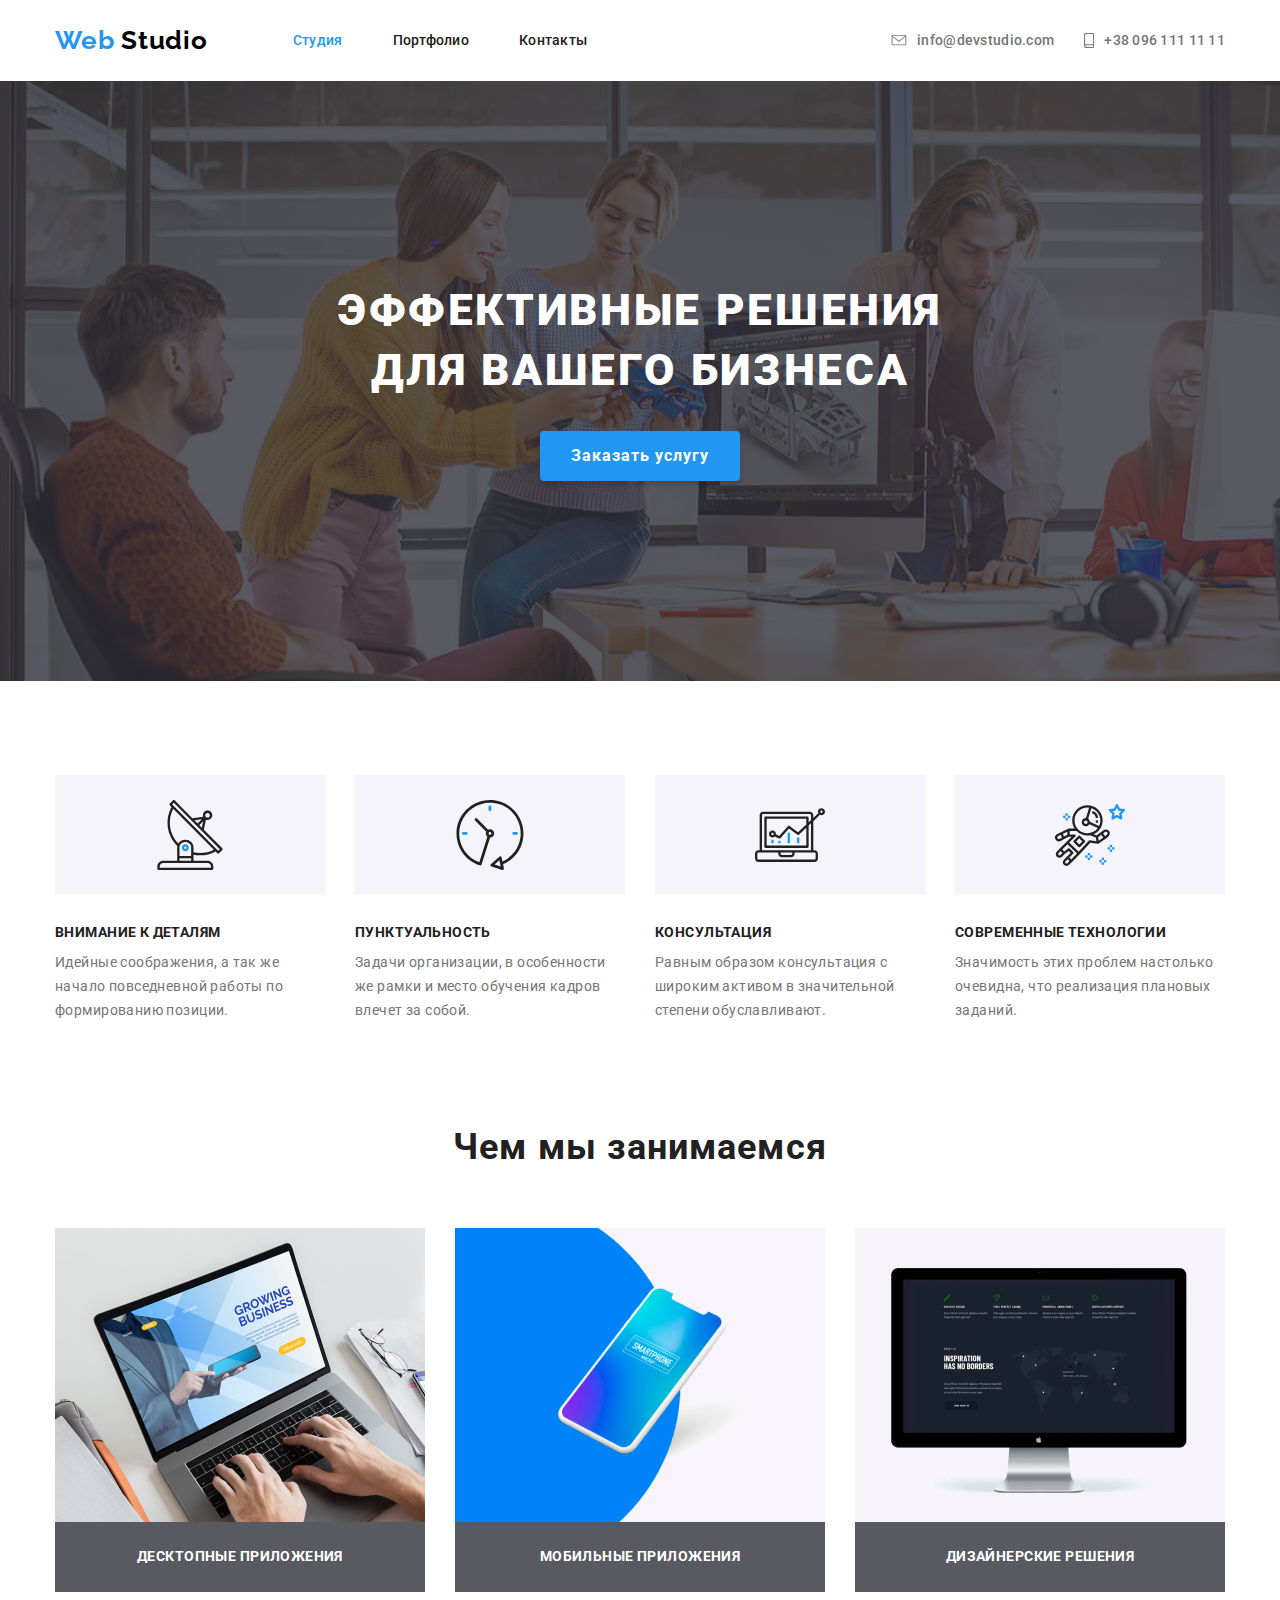
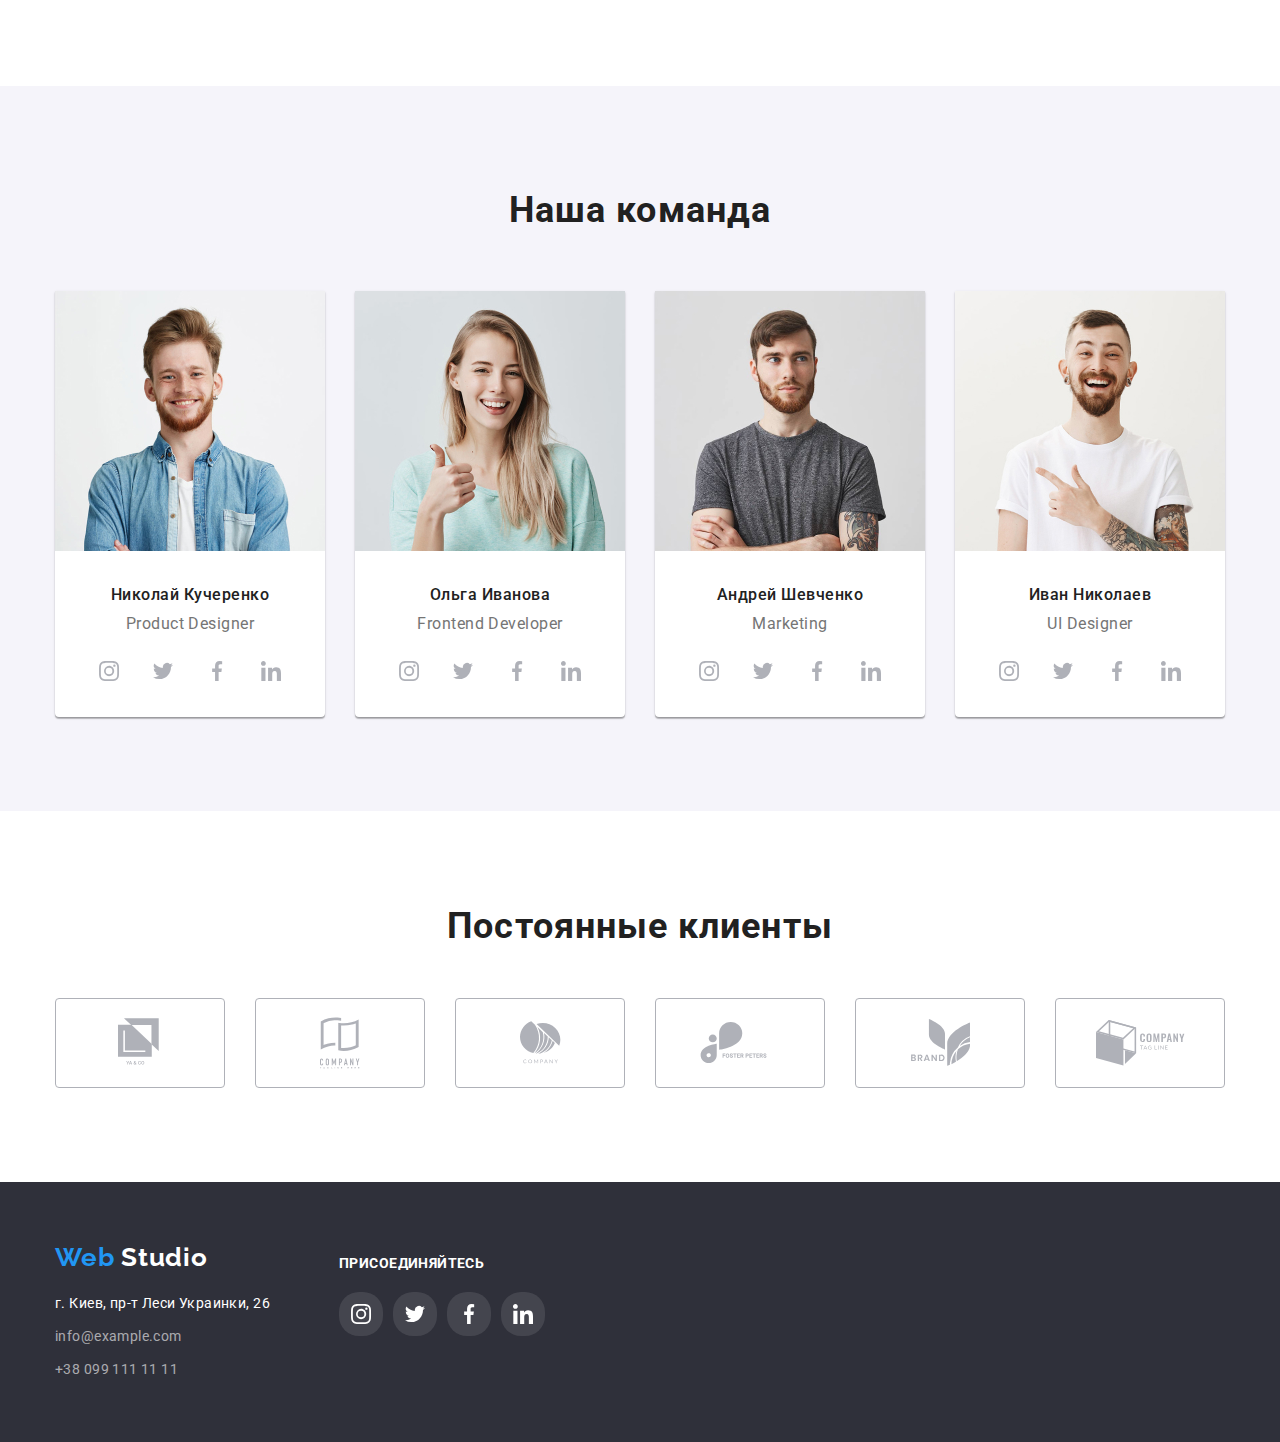
<file: index.html>
<!DOCTYPE html>
<html lang="ru">
<head>
    <meta charset="UTF-8">
    <meta name="viewport" content="width=device-width, initial-scale=1.0">
    <title>Web Studio</title>
    <link rel="stylesheet" href="./css/normalize.css">
    <link rel="stylesheet" href="./css/styles.css">
    <link href="https://fonts.googleapis.com/css2?family=Raleway:wght@700&family=Roboto:wght@400;500;700;900&display=swap" rel="stylesheet">

<body>
    <!--верхняя линия-->
    <header class="header">
        <div class="container">
            <nav class="navigation">
            

                <a href="index.html" lang="en" class= "main-logo"><span class="logo-blue">Web</span> Studio</a>


                <ul class="list header-nav-links">
                    <li class="header-nav-link">
                    
                        <a href="index.html"  class="nav-item-active">Студия</a>
                    </li>
                    <li class="header-nav-link">
                        <a href="portfolio.html" class="nav-item-passive">Портфолио</a>
                    </li>
                    <li class="header-nav-link">
                        <a href="" class="nav-item-passive">Контакты</a>
                    </li>
                </ul>
            </nav>

            <ul class= "list list-adress-link">
                <li class="adress-link">
                  
                    <a href="mailto:info@devstudio.com" class="adress-item header-mail">
                        <svg width= "16" height= "11">
                            <use href="./images/sprite.svg#icon-envelope"></use>
                        </svg>info@devstudio.com</a>
                </li>
                <li class="adress-link">
                    
                    <a href="tel:+380961111111" class="adress-item header-tel">
                        <svg width= "10" height= "15">
                            <use href="./images/sprite.svg#icon-smartphone"></use>
                        </svg>+38 096 111 11 11</a>
                </li>
            </ul>
        </div>
    </header>

    <main>
        <!--section-->
       
            <section class="main-section">
                <h1>эффективные решения <br> для вашего бизнеса</h1>
                <button class="order-button">Заказать услугу</button>
            </section>
        

        <!--особенности-->
        
       
        <section>
            <div class="container features-cont">
           
            <h2 hidden>особенности</h2>
            <ul class= "list flex-list">
                <li class="features-item">
                    <div class="features-img-container1">
                    </div>
                    <h3 class="features-title">внимание к деталям</h3>
                    <p class="features-text">Идейные соображения, а так же начало повседневной работы по формированию позиции.</p>
                </li>
                <li class="features-item">
                    <div class="features-img-container2">
                    </div>
                    <h3 class="features-title">пунктуальность</h3>
                    <p class="features-text">Задачи организации, в особенности же рамки и место обучения кадров влечет за собой.</p>
                </li>
                <li class="features-item">
                    <div class="features-img-container3">
                        
                    </div>
                    <h3 class="features-title">консультация</h3>
                    <p class="features-text">Равным образом консультация с широким активом в значительной степени обуславливают.</p>
                </li>
                <li class="features-item">
                    <div class="features-img-container4">
                        
                    </div>
                    <h3 class="features-title">современные технологии</h3>
                    <p class="features-text">Значимость этих проблем настолько очевидна, что реализация плановых заданий.</p>
                </li>
            </ul>
        </div>    
        </section>
        

        <!--Чем мы занимаемся-->
        

        <section>
        <div class="container section-container"> 
            <h2 class="what-we-do-title">Чем мы занимаемся</h2>
            <ul class= "list flex-list">
                <li class="what-we-do-item">
                    <img src="./images/main/what_we_do/desktop.jpg" alt="Десктопные приложения" width= 370>
                    
                        <h3 class="what-we-do-text">десктопные приложения</h3>
                    
                </li>
                <li class="what-we-do-item">
                    <img src="./images/main/what_we_do/mob.jpg" alt="Мобильные приложения" width= 370>
                    
                        <h3 class="what-we-do-text">мобильные приложения</h3>
                    
                </li>
                <li class="what-we-do-item">
                    <img src="./images/main/what_we_do/des.jpg" alt="Дизайнерские решения" width= 370>
                    
                        <h3 class="what-we-do-text">дизайнерские решения</h3>
                    
                </li>               
            </ul>
        </div>
        </section>

       

        <!--Наша команда-->
        
                
                    <section class="team-section">
                        <div class="container section-team">

                        <h2 class="what-we-do-title">Наша команда</h2>
                        <ul class= "list flex-list">
                            <li class="team-member">
                                <img src="./images/main/team/designer.jpg" alt="Дизайнер" width= 270>
                                <h3 class="spec-name">Николай Кучеренко</h3>
                                <p class="prof"><span lang="en">Product Designer</span></p>
                                <ul class= "list flex-list-social-icons">
                                    <li>
                                        <a class="social-link social-icon-main" href="" aria-label="иконка инстаграма">
                                            <svg width= "44" height= "44">
                                            <use href="./images/sprite.svg#icon-inst"></use>
                                        </svg></a>
                                    </li>
                                    <li>
                                        <a class="social-link social-icon-main" href="" aria-label="иконка твиттера">
                                            <svg width= "44" height= "44">
                                            <use href="./images/sprite.svg#icon-twit"></use>
                                        </svg></a>
                                    </li>
                                    <li>
                                        <a class="social-link social-icon-main" href="" aria-label="иконка фейсбука">
                                            <svg width= "44" height= "44">
                                            <use href="./images/sprite.svg#icon-fb"></use>
                                        </svg></a>
                                    </li>
                                    <li>
                                        <a class="social-link social-icon-main" href="" aria-label="иконка линкедин">
                                            <svg width= "44" height= "44">
                                            <use href="./images/sprite.svg#icon-in"></use>
                                        </svg></a>
                                    </li>
                                </ul>
                            </li>
                            <li class="team-member">
                                <img src="./images/main/team/developer.jpg" alt="Разработчик" width= 270>
                                <h3 class="spec-name">Ольга Иванова</h3>
                                <p class="prof"><span lang="en"> Frontend Developer</span></p>
                                    <ul class= "list flex-list-social-icons">
                                        <li>
                                            <a class="social-link social-icon-main" href="" aria-label="иконка инстаграма">
                                                <svg width= "44" height= "44">
                                                <use href="./images/sprite.svg#icon-inst"></use>
                                            </svg></a>
                                        </li>
                                        <li>
                                            <a class="social-link social-icon-main" href="" aria-label="иконка твиттера">
                                                <svg width= "44" height= "44">
                                                <use href="./images/sprite.svg#icon-twit"></use>
                                            </svg></a>
                                        </li>
                                        <li>
                                            <a class="social-link social-icon-main" href="" aria-label="иконка фейсбука">
                                                <svg width= "44" height= "44">
                                                <use href="./images/sprite.svg#icon-fb"></use>
                                            </svg></a>
                                        </li>
                                        <li>
                                            <a class="social-link social-icon-main" href="" aria-label="иконка линкедин">
                                                <svg width= "44" height= "44">
                                                <use href="./images/sprite.svg#icon-in"></use>
                                            </svg></a>
                                        </li>
                                    </ul>
                            </li>
                            <li class="team-member">       
                                <img src="./images/main/team/marketing.jpg" alt="Маркетолог" width= 270>       
                                <h3 class="spec-name">Андрей Шевченко</h3>       
                                <p class="prof"><span lang="en">Marketing</span></p>
                                    <ul class= "list flex-list-social-icons">
                                        <li>
                                            <a class="social-link social-icon-main" href="" aria-label="иконка инстаграма">
                                                <svg width= "44" height= "44">
                                                <use href="./images/sprite.svg#icon-inst"></use>
                                            </svg></a>
                                        </li>
                                        <li>
                                            <a class="social-link social-icon-main" href="" aria-label="иконка твиттера">
                                                <svg width= "44" height= "44">
                                                <use href="./images/sprite.svg#icon-twit"></use>
                                            </svg></a>
                                        </li>
                                        <li>
                                            <a class="social-link social-icon-main" href="" aria-label="иконка фейсбука">
                                                <svg width= "44" height= "44">
                                                <use href="./images/sprite.svg#icon-fb"></use>
                                            </svg></a>
                                        </li>
                                        <li>
                                            <a class="social-link social-icon-main" href="" aria-label="иконка линкедин">
                                                <svg width= "44" height= "44">
                                                <use href="./images/sprite.svg#icon-in"></use>
                                            </svg></a>
                                        </li>
                                    </ul>
                            </li>
                            <li class="team-member">
                                <img src="./images/main/team/UI.jpg" alt="Дизайнер приложений" width= 270>
                                <h3 class="spec-name">Иван Николаев</h3>
                                <p class="prof"><span lang="en">UI Designer</span></p>
                                    <ul class= "list flex-list-social-icons">
                                        <li>
                                            <a class="social-link social-icon-main" href="" aria-label="иконка инстаграма">
                                                <svg width= "44" height= "44">
                                                <use href="./images/sprite.svg#icon-inst"></use>
                                            </svg></a>
                                        </li>
                                        <li>
                                            <a class="social-link social-icon-main" href="" aria-label="иконка твиттера">
                                                <svg width= "44" height= "44">
                                                <use href="./images/sprite.svg#icon-twit"></use>
                                            </svg></a>
                                        </li>
                                        <li>
                                            <a class="social-link social-icon-main" href="" aria-label="иконка фейсбука">
                                                <svg width= "44" height= "44">
                                                <use href="./images/sprite.svg#icon-fb"></use>
                                            </svg></a>
                                        </li>
                                        <li>
                                            <a class="social-link social-icon-main" href="" aria-label="иконка линкедин">
                                                <svg width= "44" height= "44">
                                                <use href="./images/sprite.svg#icon-in"></use>
                                            </svg></a>
                                        </li>
                                    </ul>
                            </li>
                        </ul>
                    </div>
                    </section>
            

        <!--постоянные клиенты-->
        
            <section>
                <div class="container section-container">
                <h2 class="clients">Постоянные клиенты</h2>
                <ul class= "list clients-list">
                    <li class="clients-list-item">
                        <a class="clients-item-link" href="">
                        <svg width= "45" height= "50">
                            <use href="./images/sprite.svg#icon-logo1"></use>
                        </svg></a>
                    </li>
                    <li class="clients-list-item">
                        <a class="clients-item-link2" href="">
                            <svg width= "40" height= "52">
                            <use href="./images/sprite.svg#icon-logo2"></use>
                        </svg></a>
                    </li>
                    <li class="clients-list-item">
                        <a class="clients-item-link" href="">
                            <svg width= "41" height= "43">
                            <use href="./images/sprite.svg#icon-logo3"></use>
                        </svg></a>
                    </li>
                    <li class="clients-list-item">
                        <a class="clients-item-link" href="">
                            <svg width= "80" height= "42">
                            <use href="./images/sprite.svg#icon-logo4"></use>
                        </svg></a>
                    </li>
                    <li class="clients-list-item">
                        <a class="clients-item-link" href="">
                            <svg width= "59" height= "47">
                            <use href="./images/sprite.svg#icon-logo5"></use>
                        </svg></a>
                    </li>
                    <li class="clients-list-item">
                        <a class="clients-item-link" href="">
                            <svg width= "89" height= "46">
                            <use href="./images/sprite.svg#icon-logo6"></use>
                        </svg></a>
                    </li>
                </ul>
            </div>
            </section>
        
        
    </main>
    <!-- FOOTER -->
    <footer>
        <div class="container footer-container">
        <div class="left-side">
            <a href="" lang="en" class="bot-logo">
                <span class="logo-blue">Web</span> Studio
            </a>
            <address class="footer-adress">

            <ul class= "list">
                <li class="adress-list-item">
                        <a href="https://goo.gl/maps/bXEp62qemY7b6ZwU9" target="_blank" class="address">г. Киев, пр-т Леси Украинки, 26</a>
                </li>
                <li class="adress-list-item">
                        <a href="mailto:info@example.com" class="mail-phone"><span lang="en">info@example.com</span></a>
                </li>
                <li class="adress-list-item">
                        <a href="tel:+380991111111" class="mail-phone">+38 099 111 11 11</a>
                </li>
            </ul>
        </address>

       
        </div>

        <div class="right-side">
            <b>присоединяйтесь</b>
            <ul class= "list footer-social-icons-list">
                <li class="footer-social-icon-item">
                    <a class="social-link social-link-bot" href="" aria-label="иконка инстаграма">
                        <svg width= "44" height= "44">
                        <use href="./images/sprite.svg#icon-inst-bot"></use>
                    </svg></a>
                </li>
                <li class="footer-social-icon-item">
                    <a class="social-link social-link-bot" href="" aria-label="иконка твиттера">
                        <svg width= "44" height= "44">
                        <use href="./images/sprite.svg#icon-twit-bot"></use>
                    </svg></a>
                </li>
                <li class="footer-social-icon-item">
                    <a class="social-link social-link-bot" href="" aria-label="иконка фейсбука">
                        <svg width= "44" height= "44">
                        <use href="./images/sprite.svg#icon-fb-bot"></use>
                    </svg></a>
                </li>
                <li class="footer-social-icon-item">
                    <a class="social-link social-link-bot" href="" aria-label="иконка линкедин">
                        <svg width= "44" height= "44">
                        <use href="./images/sprite.svg#icon-in-bot"></use>
                    </svg></a>
                </li>
            </ul>
        </div>
        <!--SUBSCRIBE-->
        <!--<div class="subscribe">
            <p>подпишитесь на рассылку<br>
                <input type="text">
               </p>
        </div>

        <div class="footer-button">
            <button class="foot-button">Подписаться
                <svg width= "24" height= "24">
                <use href="./images/sprite.svg#icon-tg"></use>
            </svg></button>
        </div> -->

    </div>
    </footer>
</body>
</html>
</file>
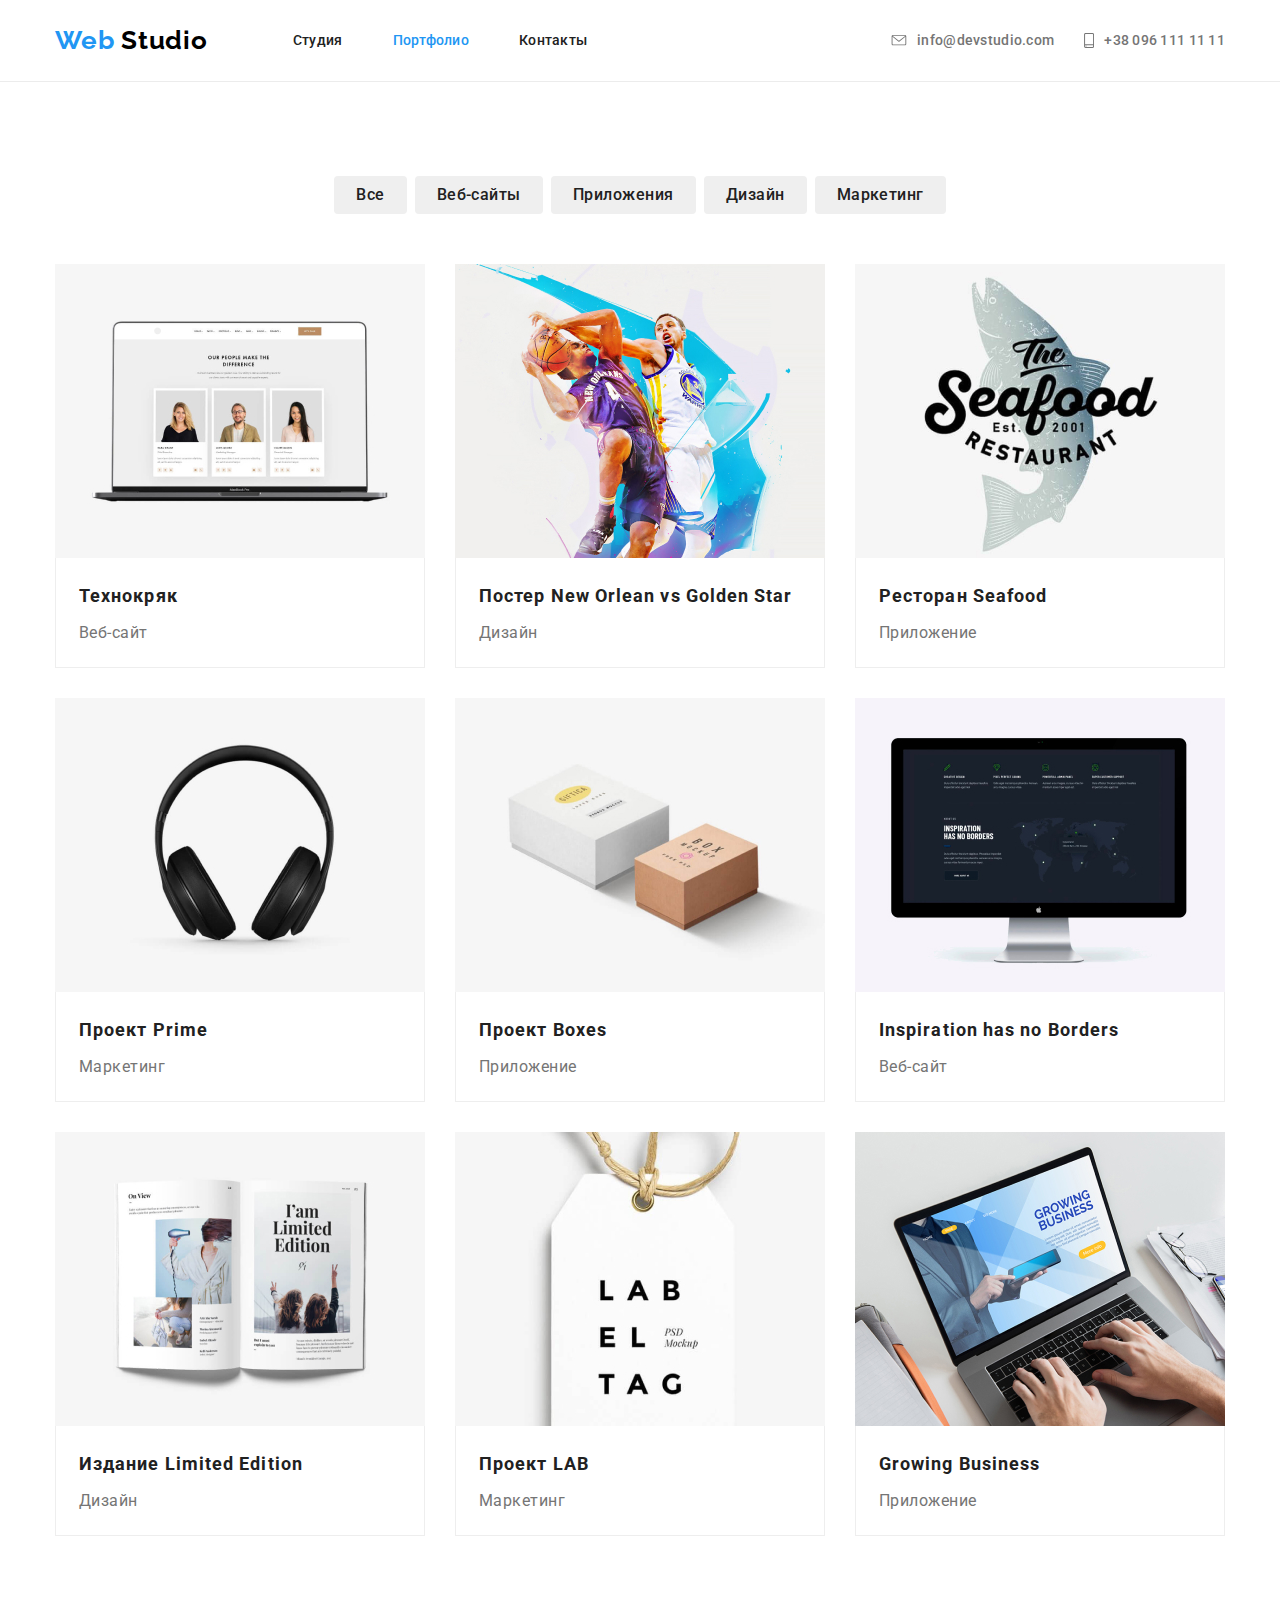
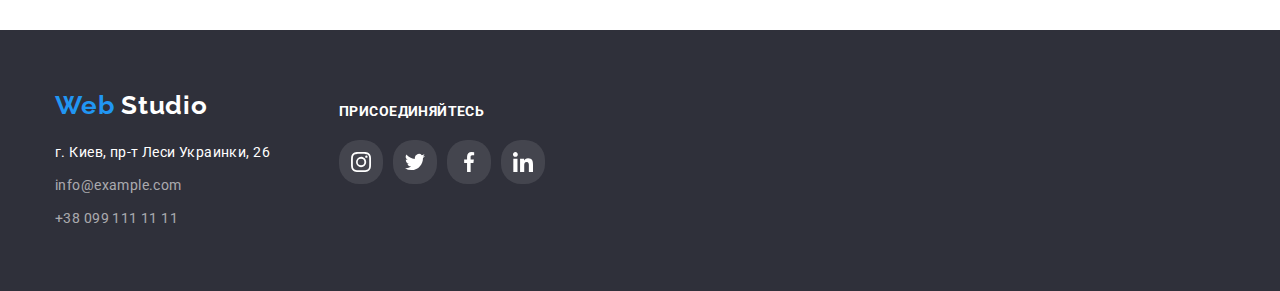
<file: portfolio.html>
<!DOCTYPE html>
<html lang="ru">
<head>
    <meta charset="UTF-8">
    <meta name="viewport" content="width=device-width, initial-scale=1.0">
    <title>Портфолио</title>
    <link rel="stylesheet" href="./css/normalize.css">
    <link rel="stylesheet" href="./css/styles.css">
    <link href="https://fonts.googleapis.com/css2?family=Raleway:wght@700&family=Roboto:wght@400;500;700;900&display=swap" rel="stylesheet">

</head>
<body>

        <!--верхняя линия-->
        <header class="header header-port-cont">
            <div class="container">
                <nav class="navigation">
                
    
                    <a href="index.html" lang="en" class= "main-logo"><span class="logo-blue">Web</span> Studio</a>
    
    
                    <ul class="list header-nav-links">
                        <li class="header-nav-link">
                        
                            <a href="index.html"  class="nav-item-passive">Студия</a>
                        </li>
                        <li class="header-nav-link">
                            <a href="portfolio.html" class="nav-item-active">Портфолио</a>
                        </li>
                        <li class="header-nav-link">
                            <a href="" class="nav-item-passive">Контакты</a>
                        </li>
                    </ul>
                </nav>
    
                <ul class= "list list-adress-link">
                    <li class="adress-link">
                      
                        <a href="mailto:info@devstudio.com" class="adress-item header-mail">
                            <svg width= "16", height= "11">
                                <use href="./images/sprite.svg#icon-envelope"></use>
                            </svg>info@devstudio.com</a>
                    </li>
                    <li class="adress-link">
                        
                        <a href="tel:+380961111111" class="adress-item header-tel">
                            <svg width= "10", height= "15">
                                <use href="./images/sprite.svg#icon-smartphone"></use>
                            </svg>+38 096 111 11 11</a>
                    </li>
                </ul>
            </div>
        </header>
    

    <main>
        <!--скрытая секция -->
        <section>
            <div class="container section-container">
            <h1 hidden>портфолио</h1>
        
        <!--кнопки-->

        <ul class= "list portfolio-list">
            <li class="proj-type-button-container">
                <button type="button" class="proj-type-button">Все</button>
            </li>
            <li class="proj-type-button-container">
                <button type="button" class="proj-type-button">Веб-сайты</button>
            </li>
            <li class="proj-type-button-container">
                <button type="button" class="proj-type-button">Приложения</button>
            </li>
            <li class="proj-type-button-container">
                <button type="button" class="proj-type-button">Дизайн</button>
            </li>
            <li class="proj-type-button-container">
                <button type="button" class="proj-type-button">Маркетинг</button>
            </li>
        </ul>
        <!--галерея -->
        
    
        <ul class="list gallery-list">
            <li class="gallery-list-container">
                <a href="" class="link gallery-list-item">
                    <img class="gallery-list-img" src="./images/portfolio/projects/tk.jpg" alt="Веб-сайт" width= "370";>
                    <div class="gallery-text-container">
                        <h2 class="port-proj-title">Технокряк</h2>
                        <p class="port-skill">Веб-сайт</p>
                    </div>
                    <div class="overlay">
                    <!--<p class="proj-descr">Технокряк это современная площадка распространения коронавируса. Компании используют эту платформу для цифрового шпионажа и атак на защищённые сервера конкурентов.</p>-->
                    </div> 
                </a>
                
            </li>
            <li class="gallery-list-container">
                <a href="" class="link gallery-list-item">
                    <img class="gallery-list-img" src="./images/portfolio/projects/novsgs.jpg" alt="Дизайн" width= "370";> 
                    <div class="gallery-text-container">
                        <h2 class="port-proj-title">Постер New Orlean vs Golden Star</h2>
                        <p class="port-skill">Дизайн</p>
                    </div>
                    <!--<p class="proj-descr">Lorem, ipsum dolor sit amet consectetur adipisicing elit. Enim iusto unde nulla veniam minus aspernatur. Eligendi aliquid aperiam asperiores repudiandae!</p>-->
                </a>
            </li>
            <li class="gallery-list-container">
                <a href="" class="link gallery-list-item">
                    <img class="gallery-list-img" src="./images/portfolio/projects/sf.jpg" alt="Приложение" width= "370";> 
                    <div class="gallery-text-container">
                        <h2 class="port-proj-title">Ресторан Seafood</h2>
                        <p class="port-skill">Приложение</p>
                    </div>
                    <!--<p class="proj-descr">Lorem ipsum dolor sit amet consectetur adipisicing elit. Vitae eos ex nobis a, ipsum placeat voluptas ipsam? Neque, dicta cumque. Eligendi aliquid aperiam asperiores!</p>-->
                </a>
            </li>
            <li class="gallery-list-container">
                <a href="" class="link gallery-list-item">
                    <img class="gallery-list-img" src="./images/portfolio/projects/pr.jpg" alt="Маркетинг" width= "370";> 
                    <div class="gallery-text-container">
                        <h2 class="port-proj-title">Проект Prime</h2>
                        <p class="port-skill">Маркетинг</p>
                    </div>
                    <!--<p class="proj-descr">Lorem ipsum dolor sit amet consectetur adipisicing elit. Vitae eos ex nobis a, ipsum placeat voluptas ipsam? Neque, dicta cumque. Eligendi aliquid aperiam asperiores!</p>-->
                </a>
            </li>
            <li class="gallery-list-container">
                <a href="" class="link gallery-list-item">
                    <img class="gallery-list-img" src="./images/portfolio/projects/bx.jpg" alt="Приложение" width= "370";> 
                    <div class="gallery-text-container">
                        <h2 class="port-proj-title">Проект Boxes</h2>
                        <p class="port-skill">Приложение</p>
                    </div>
                    <!--<p class="proj-descr">Технокряк это современная площадка распространения коронавируса. Компании используют эту платформу для цифрового шпионажа и атак на защищённые сервера конкурентов.</p>-->
                </a>
            </li>
            <li class="gallery-list-container">
                <a href="" class="link gallery-list-item">
                    <img class="gallery-list-img" src="./images/portfolio/projects/insp.jpg" alt="Веб-сайт" width= "370";> 
                    <div class="gallery-text-container">
                        <h2 class="port-proj-title">Inspiration has no Borders</h2>
                        <p class="port-skill">Веб-сайт</p>
                    </div>
                    <!--<p class="proj-descr">Технокряк это современная площадка распространения коронавируса. Компании используют эту платформу для цифрового шпионажа и атак на защищённые сервера конкурентов.</p>-->
                </a>
            </li>
            <li class="gallery-list-container">
                <a href="" class="link gallery-list-item">
                    <img class="gallery-list-img" src="./images/portfolio/projects/le.jpg" alt="Дизайн" width= "370";> 
                    <div class="gallery-text-container">
                        <h2 class="port-proj-title">Издание Limited Edition</h2>
                        <p class="port-skill">Дизайн</p>
                    </div>
                    <!--<p class="proj-descr">Технокряк это современная площадка распространения коронавируса. Компании используют эту платформу для цифрового шпионажа и атак на защищённые сервера конкурентов.</p>-->
                </a>
            </li>
            <li class="gallery-list-container">
                <a href="" class="link gallery-list-item">
                    <img class="gallery-list-img" src="./images/portfolio/projects/lab.jpg" alt="Маркетинг" width= "370";> 
                    <div class="gallery-text-container">
                        <h2 class="port-proj-title">Проект LAB</h2>
                        <p class="port-skill">Маркетинг</p>
                    </div>
                    <!--<p class="proj-descr">Технокряк это современная площадка распространения коронавируса. Компании используют эту платформу для цифрового шпионажа и атак на защищённые сервера конкурентов.</p>-->
                </a>
        
            <li class="gallery-list-container">
                <a href="" class="link gallery-list-item">
                    <img class="gallery-list-img" src="./images/portfolio/projects/gb.jpg" alt="Приложение" width= "370";> 
                    <div class="gallery-text-container">
                        <h2 class="port-proj-title">Growing Business</h2>
                        <p class="port-skill">Приложение</p>
                    </div>
                    <!--<p class="proj-descr">Технокряк это современная площадка распространения коронавируса. Компании используют эту платформу для цифрового шпионажа и атак на защищённые сервера конкурентов.</p>-->
                </a>
            </li>
        </ul>
    </div>
    </section>
        




    </main>    

    <!--FOOTER-->

    <footer>
        <div class="container footer-container">
        <div class="left-side">
            <a href="" lang="en" class="bot-logo">
                <span class="logo-blue">Web</span> Studio
            </a>
            <address class="footer-adress">

            <ul class= "list">
                <li class="adress-list-item">
                        <a href="https://goo.gl/maps/bXEp62qemY7b6ZwU9" target="_blank" class="address">г. Киев, пр-т Леси Украинки, 26</a>
                </li>
                <li class="adress-list-item">
                        <a href="mailto:info@example.com" class="mail-phone"><span lang="en">info@example.com</span></a>
                </li>
                <li class="adress-list-item">
                        <a href="tel:+380991111111" class="mail-phone">+38 099 111 11 11</a>
                </li>
            </ul>
        </address>

       
        </div>

        <div class="right-side">
            <b>присоединяйтесь</b>
            <ul class= "list footer-social-icons-list">
                <li class="footer-social-icon-item">
                    <a class="social-link social-link-bot" href="" aria-label="иконка инстаграма">
                        <svg width= "44" height= "44">
                        <use href="./images/sprite.svg#icon-inst-bot"></use>
                    </svg></a>
                </li>
                <li class="footer-social-icon-item">
                    <a class="social-link social-link-bot" href="" aria-label="иконка твиттера">
                        <svg width= "44" height= "44">
                        <use href="./images/sprite.svg#icon-twit-bot"></use>
                    </svg></a>
                </li>
                <li class="footer-social-icon-item">
                    <a class="social-link social-link-bot" href="" aria-label="иконка фейсбука">
                        <svg width= "44" height= "44">
                        <use href="./images/sprite.svg#icon-fb-bot"></use>
                    </svg></a>
                </li>
                <li class="footer-social-icon-item">
                    <a class="social-link social-link-bot" href="" aria-label="иконка линкедин">
                        <svg width= "44" height= "44">
                        <use href="./images/sprite.svg#icon-in-bot"></use>
                    </svg></a>
                </li>
            </ul>
        </div>
        <!--SUBSCRIBE-->
       <!-- <div class="subscribe">
            <p>подпишитесь на рассылку<br>
                <input type="text">
               </p>
        </div>

        <div class="footer-button">
            <button class="foot-button">Подписаться
                <svg width= "24" height= "24">
                <use href="./images/sprite.svg#icon-tg"></use>
            </svg></button>
        </div> -->

    </div>
    </footer>
    
</body>
</html>
</file>
<file: css/styles.css>
:root {
    --main-font: "Roboto", sans-serif;
    --logo-font: "Raleway", sans-serif;
    --bold-title-color: #212121;
    --accent-color: #2196F3;
    --p-text-color: #757575;
    --main-header-color: #FFFFFF;
    --mail-phone-bot-color: rgba(255, 255, 255, 0.6);
    --black-colour:  #000000;
    --decor-color: rgba(175, 177, 184, 1);
}
html {
    box-sizing: border-box;
  }
  
  *,
  *::before,
  *::after {
    box-sizing: inherit;
    margin: 0;
    padding: 0;
  }
/*header*/
.header{
    padding-bottom: 25px;
    padding-top: 25px;
}
.navigation{
    display: flex;
    align-items: center;
}
.list-adress-link{
    display: flex;
    /*margin-left: 305px;*/
}

.adress-item{
    display: flex;
    align-items: center;
}

.adress-item svg{
    margin-right: 10px;
    
}

.adress-item:hover,
.adress-item:focus,
.adress-link:hover,
.adress-link:focus{
    --color2: var(--accent-color);
    color: var(--accent-color);
}

.adress-link:not(:last-child){
    margin-right: 30px;
}


    
.header-nav-links{
    display: flex;
    margin-left: 85px;
    padding-left: 0px;
}
.header-nav-link:not(:last-child){
    margin-right: 50px;
}

.header .container{
    display: flex;
    align-items: center;
    justify-content: space-between;

}

.container{
    width: 1200px;
    padding-left: 15px;
    padding-right: 15px;
     
    margin-left: auto;
    margin-right: auto;
    
    
   
    
}


/*.list li{
    outline: 2px solid green;
}
*/
body{
    font-family: var(--main-font);
    background-color: var(--main-header-color);
    font-style: normal;
}

/*шапка*/
.main-logo{
    font-family: var(--logo-font);
    color: var(--black-colour);
    font-style: normal;
    font-weight: bold;
    font-size: 26px;
    line-height: 1.2;
    letter-spacing: 0.03em;
    text-decoration: none;
    /*margin-right: 85px;
    margin-top: 24px;*/
}

.logo-blue{
    color: var(--accent-color);

}

.nav-item-active,
.nav-item-passive{
    
  
    font-weight: 500;
    font-size: 14px;
    line-height: 1.14;
    letter-spacing: 0.02em;
    
}

.nav-item-passive{
color: var(--bold-title-color);
}

.nav-item-active{
    color: var(--accent-color);
}

.nav-item-passive:hover,
.nav-item-passive:focus{
    color: var(--accent-color);
}

.adress-item{
    
   
    font-weight: 500;
    font-size: 14px;
    line-height: 1.42;
    letter-spacing: 0.02em;
    color: var(--p-text-color);
    text-decoration: none;
    list-style: none;
}


.list{
    list-style: none;
    text-decoration: none;
}



.nav-item-active,
.nav-item-passive,
.link{
    text-decoration: none;
}
/*<!--SECTION-->*/

h1{
    
    color: var(--main-header-color);
   
    font-weight: 900;
    font-size: 44px;
    line-height: 1.36;
    text-align: center;
    letter-spacing: 0.06em;
    text-transform: uppercase;  
    margin-bottom: 30px;
    margin-top: 0px;
    
}



.main-section{
    padding-top: 200px;
    padding-bottom: 200px;
    background-image: linear-gradient(rgba(47, 48, 58, 0.8), rgba(47, 48, 58, 0.8)), url(../images/main/header/Headerimg.jpg);
    background-repeat: no-repeat;
    background-size: cover;
    max-width: 1600px;
    margin-right: auto;
    margin-left: auto;
}

.hero{

}
.order-button{
    min-width: 200px;
    min-height: 50px;
    margin-right: auto;
    margin-left: auto;
    font-weight: bold;
    font-size: 16px;
    line-height: 1.87;
    display: block;
    text-align: center;
    letter-spacing: 0.06em;
    color: var(--main-header-color);
    background-color: var(--accent-color);
    border-radius: 4px;
    border: hidden;
    box-shadow: 0px 4px 4px rgba(0, 0, 0, 0.15);
}

.order-button:hover,
.order-button:focus{
    color: var(--main-header-color);
}

.section-container{
    padding-top: 94px;
    padding-bottom: 94px;

}
/*<!--особенности-->*/
.flex-list{
    display: flex;
   
}
.features-item{
    width: 270px;
    
}
.features-item:not(:last-child){
    margin-right: 30px;
}
.features-img-container1{
    width: 270px;
    height: 120px;
    background-image: url(../images/main/features/antenna1.svg);
    background-repeat: no-repeat;
    background-position: center center;
    background-color: #f5f4fa;
}
.features-img-container2{
    width: 270px;
    height: 120px;
    background-image: url(../images/main/features/clock1.svg);
    background-repeat: no-repeat;
    background-position: center center;
    background-color: #f5f4fa;
}
.features-img-container3{
    width: 270px;
    height: 120px;
    background-image: url(../images/main/features/diagram1.svg);
    background-repeat: no-repeat;
    background-position: center center;
    background-color: #f5f4fa;
}
.features-img-container4{
    width: 270px;
    height: 120px;
    background-image: url(../images/main/features/astronaut1.svg);
    background-repeat: no-repeat;
    background-position: center center;
    background-color: #f5f4fa;
}
.features-img{
    margin: 25px 100px;
    
}

.features-title{
   
    
    font-weight: bold;
    font-size: 14px;
    line-height: 1.14;
    letter-spacing: 0.03em;
    text-transform: uppercase;

    color: var(--bold-title-color);
    margin-top: 30px;


}

.features-text{
    
    
    font-weight: normal;
    font-size: 14px;
    line-height: 1.71;

    letter-spacing: 0.03em;

    color: var(--p-text-color);
    margin-top: 10px;
}

/*<!--Чем мы занимаемся-->*/
.what-we-do-title{
    
    margin-bottom: 50px;
    font-weight: bold;
    font-size: 36px;
    line-height: 1.7;
    text-align: center;
    letter-spacing: 0.03em;

    color: var(--bold-title-color);
}

.what-we-do-item:not(:last-child){
    margin-right: 30px;

}
.what-we-do-item>img{
    display: block;
}
/*.what-we-do-item>div{
    width: 370px;
    height: 70px;
    background-color: rgba(47, 48, 58, 0.8);
}*/
.what-we-do-text{
    
    text-align: center;
    padding-top: 27px;
    padding-bottom: 27px;
    font-weight: bold;
    font-size: 14px;
    line-height: 1.14;
   
    letter-spacing: 0.03em;
    text-transform: uppercase;

    color: var(--main-header-color);
    background-color: rgba(47, 48, 58, 0.8);
}

/* NASHA KOMANDA */
.section-team{
    
    padding-top: 94px;
    padding-bottom: 94px;
    
}
.team-section>ul{
    padding-bottom: 94px;

}
.team-section>h2{
    padding-top: 94px;
}
.team-section{
    background-color: rgba(245, 244, 250, 1);
}
.team-member{
    background-color: var(--main-header-color);
    box-shadow: 0px 2px 1px rgba(0, 0, 0, 0.2), 0px 1px 1px rgba(0, 0, 0, 0.14), 0px 1px 3px rgba(0, 0, 0, 0.12);
    border-radius: 0px 0px 4px 4px;
}
.team-member>img{
    margin-bottom: 30px;
}

.flex-list-social-icons{
    display: flex;
    /*justify-content: space-between;*/
    padding-left: 32px;
    padding-right: 32px;
    padding-bottom: 24px;
}
.flex-list-social-icons>li:not(:last-child){
    margin-right: 10px;

}

.social-icon-main:hover,
.social-icon-main:focus{
    --color1: var(--accent-color);
    --color3: var(--main-header-color);
}
.team-member:not(:last-child){
    margin-right: 30px;
}
.spec-name{
    
   
    font-weight: 500;
    font-size: 16px;
    line-height: 1.19;
    /* identical to box height */

    text-align: center;
    letter-spacing: 0.03em;
    color: var(--bold-title-color);
    margin-bottom: 10px;
}

.social-link{
    display: block;
    width: 44px;
    height: 44px;
    border-radius: 20px;
    
}

.prof{
    
   
    font-weight: normal;
    font-size: 16px;
    line-height: 1.19;
    /* identical to box height */

    text-align: center;
    letter-spacing: 0.03em;

    color: var(--p-text-color);
    margin-bottom: 16px;
}

/*CLIENTS*/
.clients{
    font-style: normal;
    font-weight: bold;
    font-size: 36px;
    line-height: 1.17;
    text-align: center;
    letter-spacing: 0.03em;
    color: var(--bold-title-color);
    margin-bottom: 50px;
}
.clients-list{
    display: flex;
   
}

.clients-list-item a{
    width: 170px;
    height: 90px;
    display: flex;
    justify-content: center;
    align-items: center;
    border: solid var(--decor-color) 1px;
    border-radius: 4px;
}

/*.clients-list-item{
   
    display: flex;
    justify-content: center;
    align-items: center;

    

}*/


.clients-list-item a:hover,
.clients-list-item a:focus{

    fill: var(--accent-color);
    border: solid var(--accent-color) 1px;
}




.clients-list-item a{
    fill: var(--decor-color);
    

}

/*.clients-item-link1{
    border-radius: 4px;
    padding: 20px 63px;
    border-color: transparent;
    
    
}
*/
.clients-list-item:not(:last-child){
    margin-right: 30px;
}


/* FOOTER */

.footer-container{
    
    display: flex;
    padding-top: 60px;
    padding-bottom: 60px;
}

.subscribe{
    padding-top: 12px; 
    width: 358px;
    height: 50px;
    margin-right: 12px;
}

.footer-button{
    padding-top: 48px;
}



.foot-button{
    min-width: 200px;
    height: 50px;
    display: flex;
    font-weight: bold;
    font-size: 16px;
    line-height: 1.87;
    display: block;
    text-align: center;
    letter-spacing: 0.06em;
    color: var(--main-header-color);
    background-color: var(--accent-color);
    border-radius: 4px;
}

.foot-button svg{
    align-items: center;
    justify-content: center;
}

.left-side{
    
    margin-right: 69px;
}
.right-side{
    padding-top: 12px;
    margin-right: 94px;
}
.bot-logo{
    font-family: var(--logo-font);
    font-style: normal;
    font-weight: bold;
    font-size: 26px;
    line-height: 1.19;
    /* identical to box height */
    letter-spacing: 0.03em;
    color: var(--main-header-color);
    text-decoration: none;
    

}

/* ADRESSES */
.footer-adress{
    margin-top: 20px;
}
.address{
   
    font-style: normal;
    font-weight: normal;
    font-size: 14px;
    line-height: 1.71;
    letter-spacing: 0.03em;
    color: var(--main-header-color);
    text-decoration: none;
    
}
.features-cont{
    padding-top: 94px;
}

.mail-phone{
    
    font-style: normal;
    font-weight: normal;
    font-size: 14px;
    line-height: 1.71;
    
    text-decoration: none;
    letter-spacing: 0.03em;

    color: var(--mail-phone-bot-color);
}

b{
    
    font-weight: bold;
    font-size: 14px;
    line-height: 1.14;
    letter-spacing: 0.03em;
    text-transform: uppercase;
    color: var(--main-header-color);
    
}

.footer-social-icons-list{
    display: flex;
    margin-top: 20px;
}

.footer-social-icon-item:not(:last-child){
    margin-right: 10px;
}

.social-link-bot{
    background-color: var(--accent-color);
}

.social-link-bot{
    background-color: rgba(255, 255, 255, 0.1);
}

.social-link-bot:focus,
.social-link-bot:hover{
    background-color: var(--accent-color);
}






footer{
    background-color: #2F303A;
}
.adress-list-item{
    margin-top: 9px;
}


/*
 */

/*PORTFOLIO MAIN*/

/*.all-button{
    
    
    font-weight: 500;
    font-size: 16px;
    line-height: 1.62;

    text-align: center;
    letter-spacing: 0.03em;

    color: var(--main-header-color);
    background-color: var(--accent-color);
}
*/

.header-port-cont{
   border-bottom: solid 1px rgba(236, 236, 236, 1); 
}
.portfolio-list{
    display: flex;
    justify-content: center;
    margin-bottom: 50px;
}

.proj-type-button-container:not(:last-child){
    margin-right: 8px;
}

.proj-type-button:focus,
.proj-type-button:hover{

    background-color: var(--accent-color);
    color: var(--main-header-color);
   
}

.proj-type-button{
    
    
    font-weight: 500;
    font-size: 16px;
    line-height: 1.62;
    border: none;
    border-radius: 4px;
    text-align: center;
    letter-spacing: 0.03em;

    color: var(--bold-title-color); 
    padding-top: 6px;
    padding-right: 22px;
    padding-bottom: 6px;
    padding-left: 22px;
}

/*gallery*/

.gallery-list{
    display: flex;
    flex-wrap: wrap;
}

.gallery-list-container{
    margin-right: 30px;
    margin-bottom: 30px;
}

.gallery-list-item{
    display: block;
    width: 370px;
    height: 404px;
}

.gallery-list-item:focus,
.gallery-list-item:hover{
    
    box-sizing: border-box;
    box-shadow: 1px 4px 6px rgba(0, 0, 0, 0.16), 0px 4px 4px rgba(0, 0, 0, 0.06), 0px 1px 1px rgba(0, 0, 0, 0.12);
}

.gallery-list-container:nth-child(3n){
    margin-right: 0px;
}

.gallery-list-container:nth-last-child(-n + 3){
    margin-bottom: 0px;
}

.gallery-list-img{
    display: block;
}

.port-proj-title{
    padding-top: 20px;
    padding-left: 23px;
    padding-right: 23px;
    
    font-weight: bold;
    font-size: 18px;
    line-height: 2;


    letter-spacing: 0.06em;

    color: var(--bold-title-color);
   

}

.port-skill{
    margin-top: 4px;
    padding-left: 23px;
    padding-right: 23px;
    padding-bottom: 19px;
    
    font-weight: normal;
    font-size: 16px;
    line-height: 1.87;


    letter-spacing: 0.03em;

    color: var(--p-text-color);

}

.gallery-text-container{
    border-left: solid rgba(238, 238, 238, 1) 1px;
    border-right: solid rgba(238, 238, 238, 1) 1px;
    border-bottom: solid rgba(238, 238, 238, 1) 1px;
}

.overlay{

}

.proj-descr{
    font-weight: normal;
    font-size: 18px;
    line-height: 1.56;
    letter-spacing: 0.03em;
    color: var(--main-header-color);
    background-color: var(--accent-color);
}
</file>
